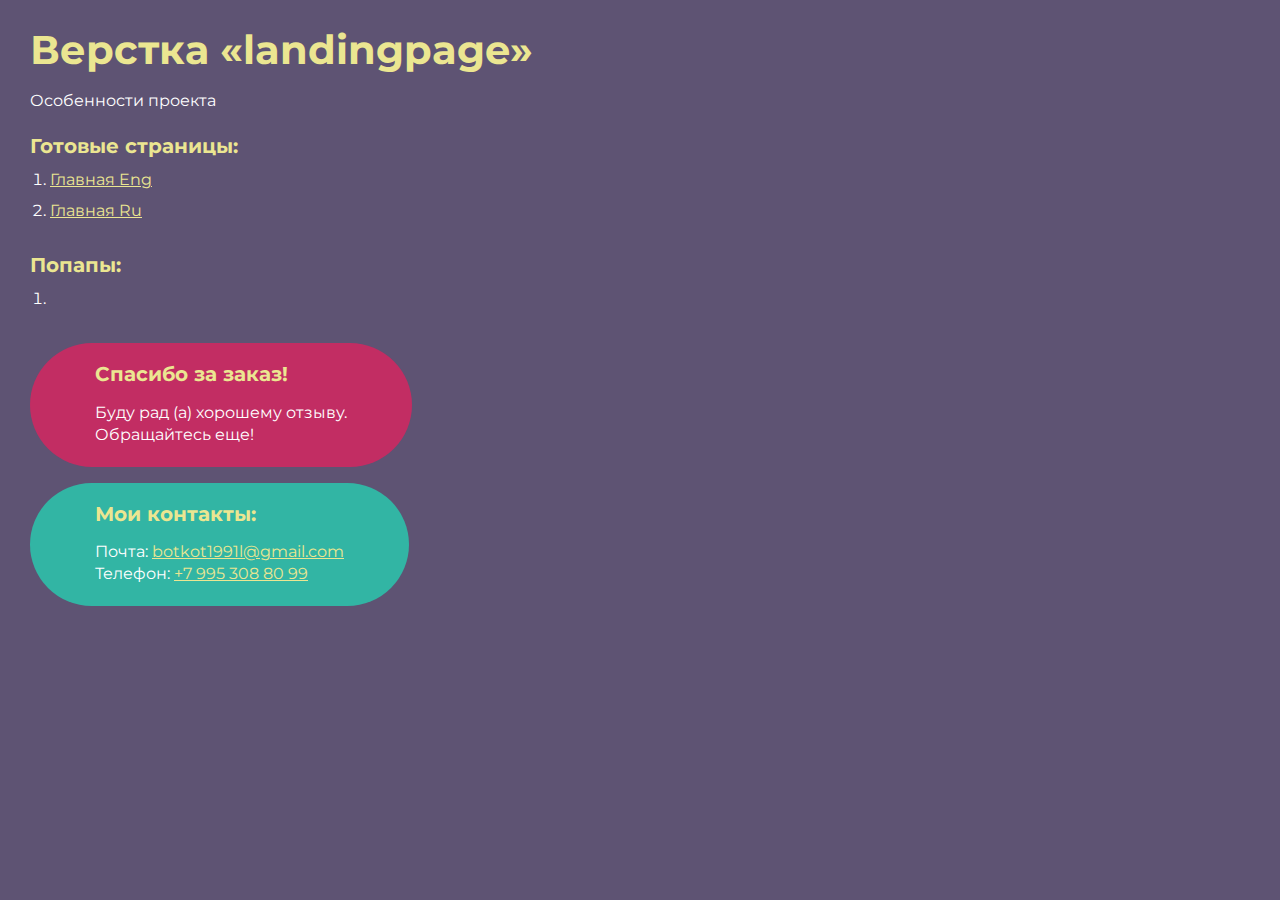
<file: index.html>
<!DOCTYPE html>
<html>

<head>
	<meta charset="UTF-8">
	<meta name="viewport" content="width=device-width, initial-scale=1.0">
	<title>Верстка «landingpage»</title>
</head>

<body>
	<div class="rootpage">
		<h1>Верстка «landingpage»</h1>
		<div class="rootpage__info">
			Особенности проекта
		</div>
		<h2>Готовые страницы:</h2>
		<ol class="rootpage__list">
			<li><a target="_blank" href="home.html">Главная Eng</a></li>
			<li><a target="_blank" href="ruhome.html">Главная Ru</a></li>
		</ol>
		<h2>Попапы:</h2>
		<ol class="rootpage__list">
			<li><a target="_blank" href="home.html#"></a></li>
		</ol>
		<div class="rootpage__tnx">
			<h2>Спасибо за заказ!</h2>
			<p>Буду рад (а) хорошему отзыву.</p>
			<p>Обращайтесь еще!</p>
		</div>
		<div class="rootpage__contacts">
			<h2>Мои контакты:</h2>
			<p>Почта: <a href="mailto:botkot1991l@gmail.com">botkot1991l@gmail.com</a></p>
			<p>Телефон: <a href="tel:+79953088099">+7 995 308 80 99</a></p>
		</div>
	</div>
</body>
<style>
	@charset "UTF-8";
	@import url("https://fonts.googleapis.com/css?family=Montserrat:regular,700&display=swap");

	*,
	*::before,
	*::after {
		padding: 0px;
		margin: 0px;
		border: 0px;
		box-sizing: border-box;
	}

	html,
	body {
		height: 100%;
		margin: 0;
		padding: 0;
		min-width: 320px;
		width: 100%;
		color: #fff;
		background-color: #5e5373;
	}

	body {
		font-family: Montserrat;
		font-size: 100%;
		line-height: 1;
		font-size: 1rem;
	}

	a {
		text-decoration: underline;
		color: #ebe691
	}

	a:visited {
		text-decoration: underline;
		color: #aaa768;
	}

	a:hover {
		text-decoration: none;
	}

	ul li {
		list-style: none;
	}

	img {
		vertical-align: top;
	}

	.wrapper {
		width: 100%;
		min-height: 100%;
		overflow: hidden;
	}

	.rootpage {
		padding: 30px;
		display: flex;
		flex-direction: column;
		align-items: flex-start;
	}

	@media (max-width: 767px) {
		.rootpage {
			padding: 30px 15px;
		}
	}

	h1 {
		color: #ebe691;
		font-size: 2.5rem;
		margin: 0px 0px 1.25rem 0px;
	}

	@media (max-width: 767px) {
		h1 {
			font-size: 1.85rem;
			margin: 0px 0px 1.25rem 0px;
		}
	}

	h2 {
		color: #ebe691;
		font-size: 1.25rem;
		margin: 0px 0px 1rem 0px;
	}

	@media (max-width: 767px) {
		h2 {
			font-size: 1.125rem;
			margin: 0px 0px 1rem 0px;
		}
	}

	.rootpage__info {
		line-height: 140%;
		margin: 0px 0px 1.5rem 0px;
	}

	.rootpage__list {
		margin: 0px 0px 2.25rem 1.25rem;
	}

	.rootpage__list li:not(:last-child) {
		margin: 0px 0px 15px 0px;
	}

	.rootpage__contacts,
	.rootpage__tnx {
		border-radius: 200px;
		padding: 20px 65px;
		line-height: 140%;
	}

	@media (max-width: 767px) {

		.rootpage__contacts,
		.rootpage__tnx {
			border-radius: 40px;
			padding: 20px;
		}
	}

	.rootpage__contacts {
		background: #32b5a4;

	}

	.rootpage__contacts a {
		color: #ebe691;
	}

	.rootpage__tnx {
		background: #c22d63;
		margin: 0px 0px 1rem 0px;
	}
</style>

</html>
</file>
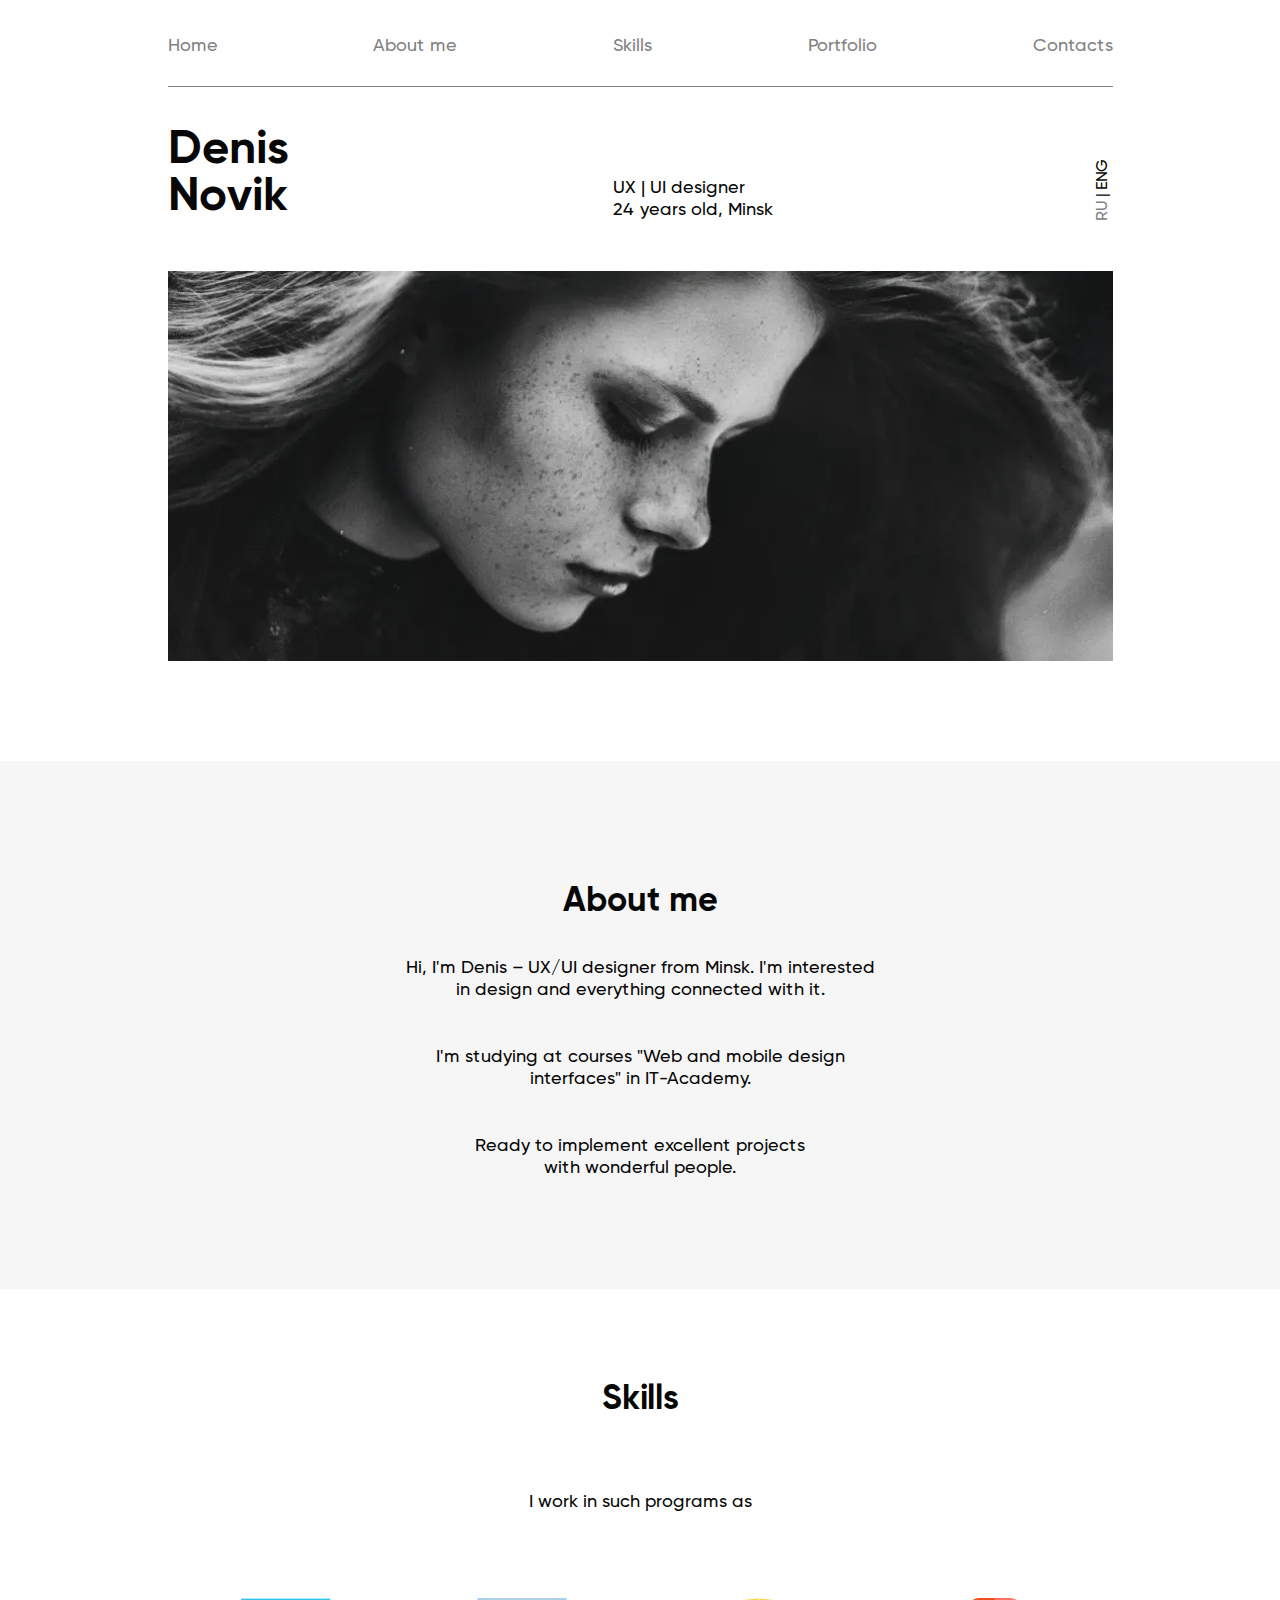
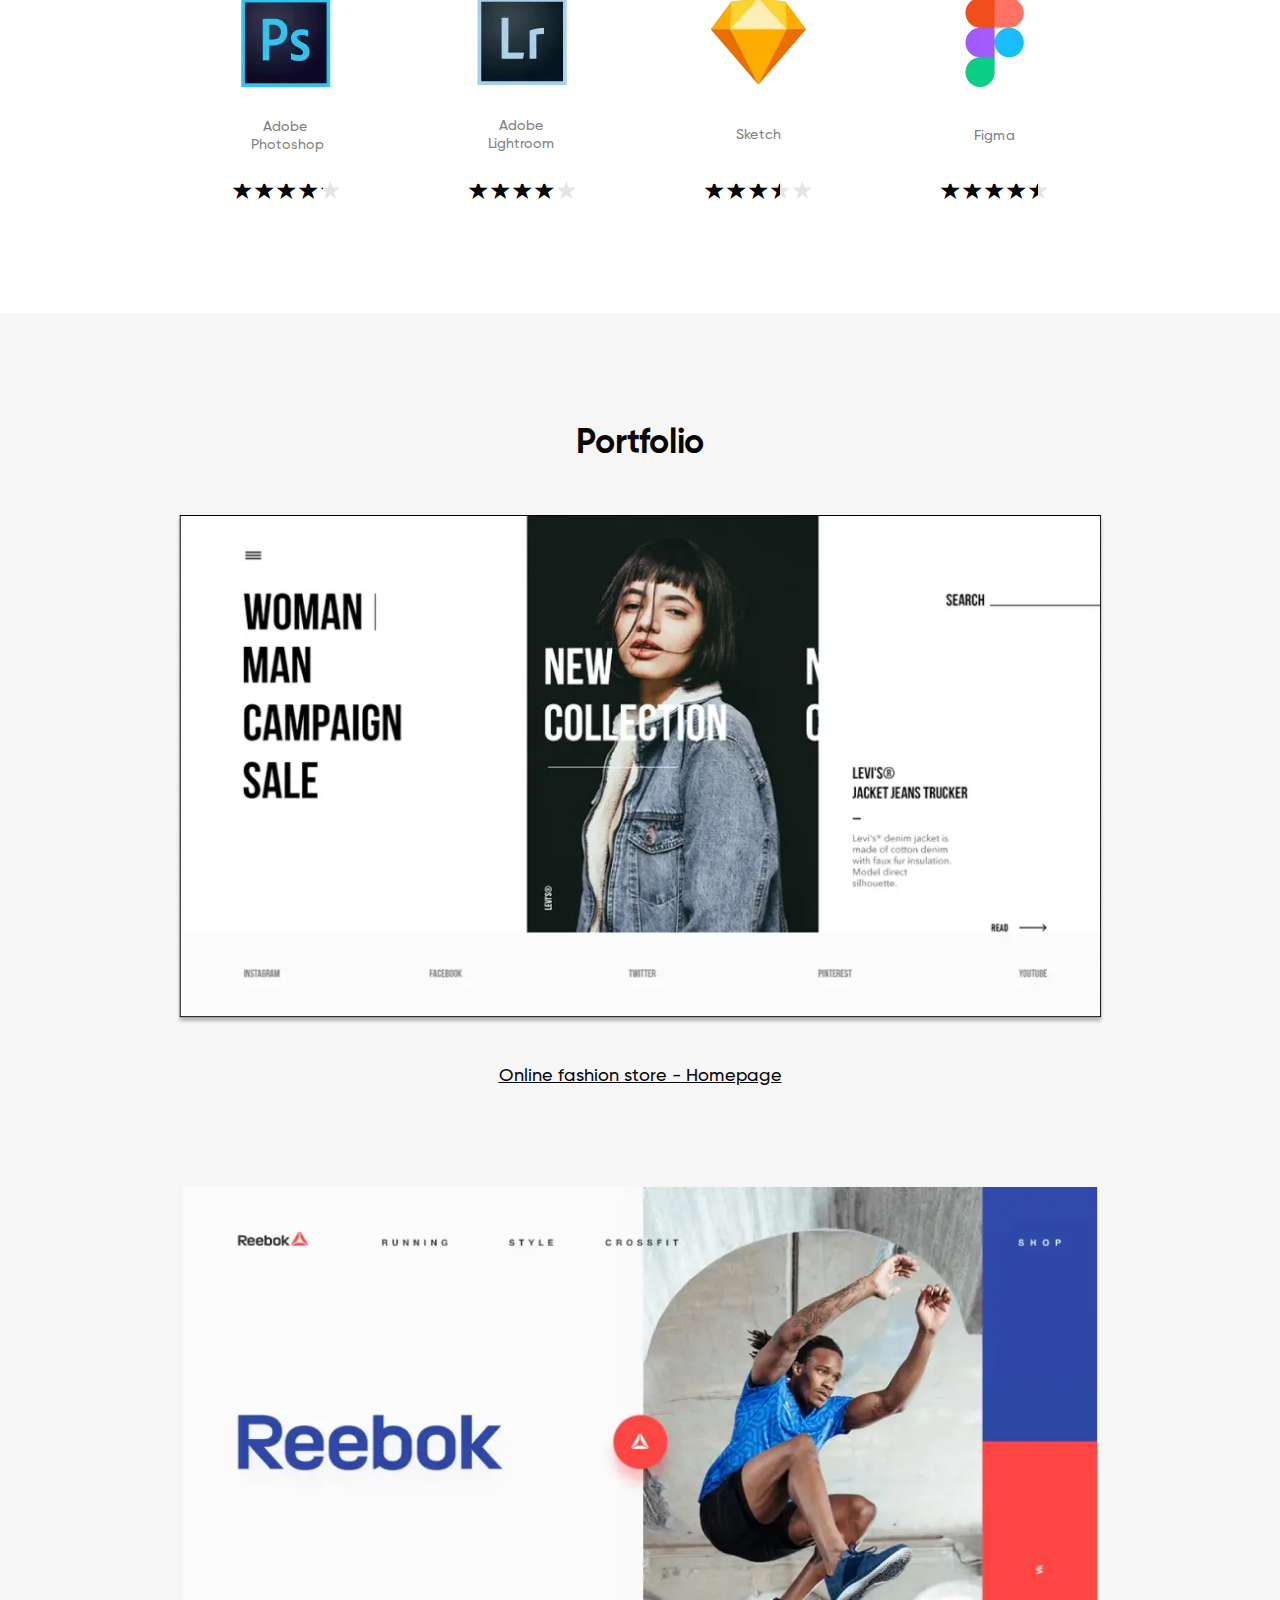
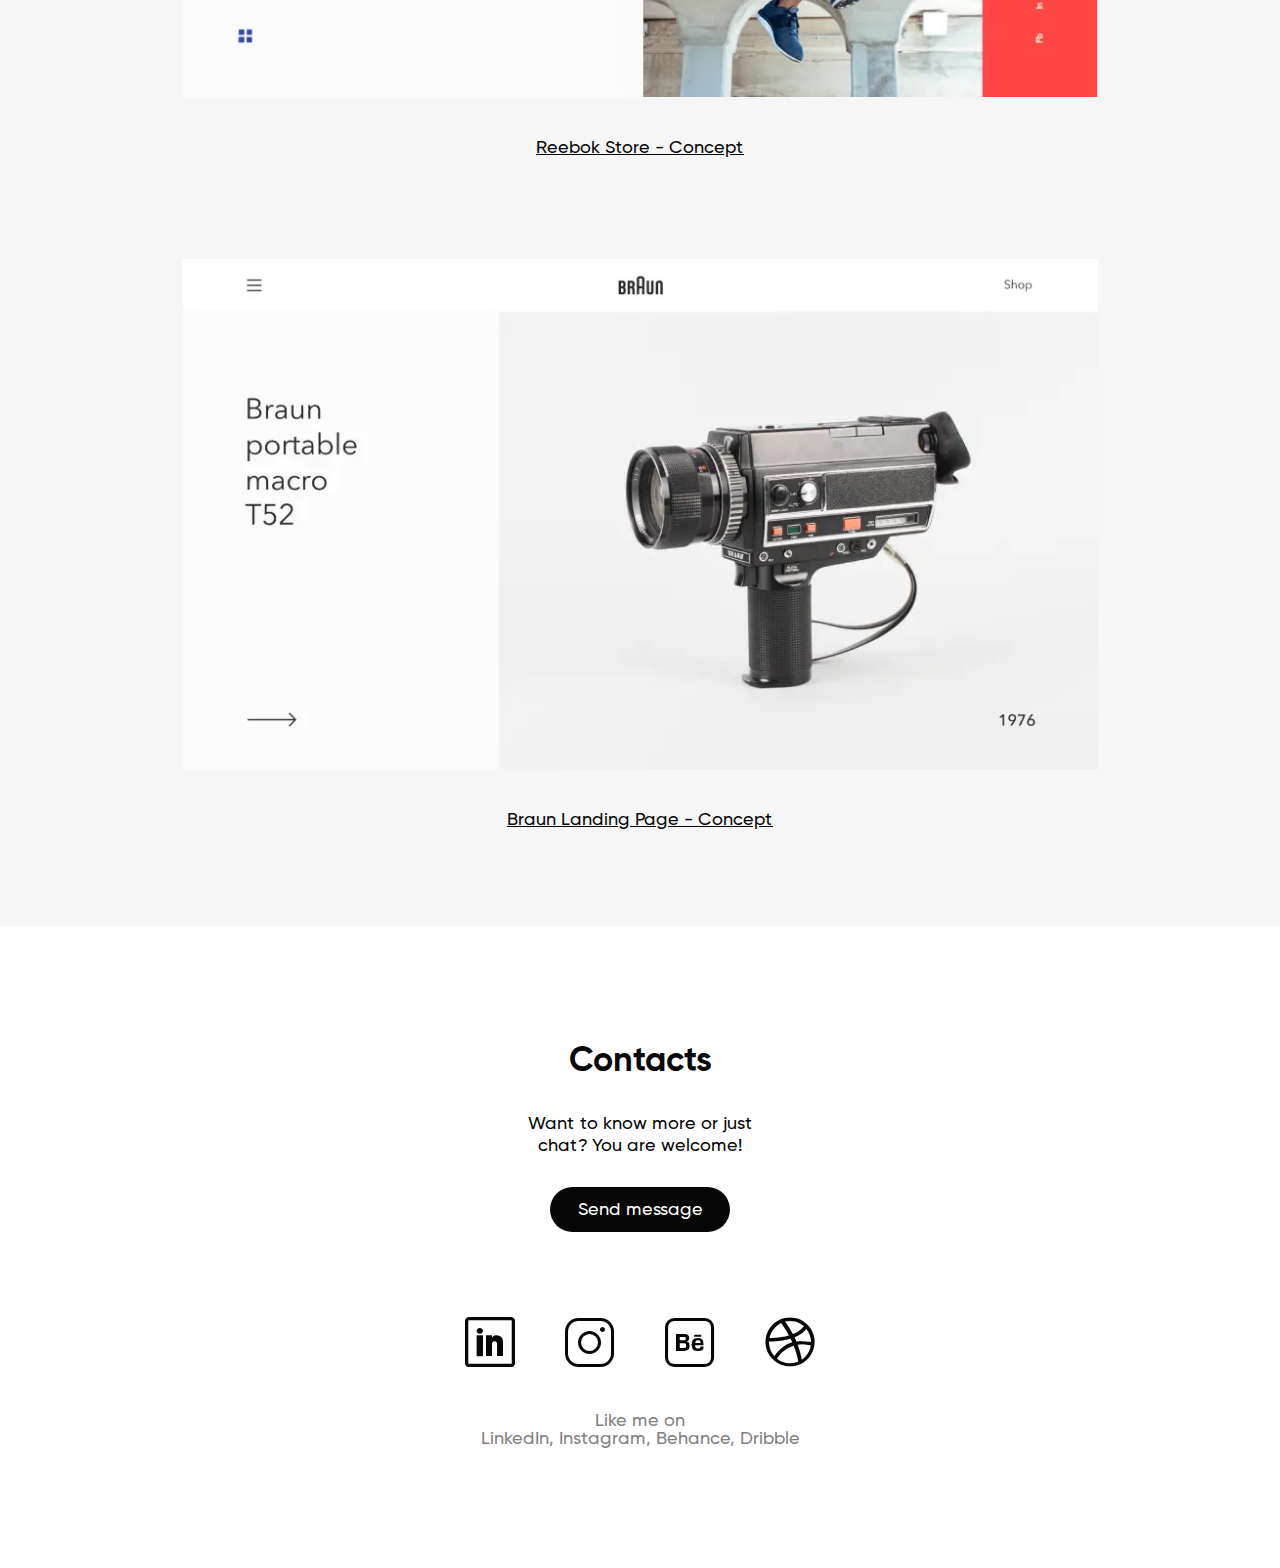
<file: home.html>
<!DOCTYPE html>
<html lang="ru">

<head>
	<title>Главная</title>
	<meta charset="UTF-8">
	<meta name="format-detection" content="telephone=no">
	<!-- <style>body{opacity: 0;}</style> -->
	<link rel="stylesheet" href="css/style.min.css?_v=20220417010224">
	<link rel="shortcut icon" href="favicon.ico">
	<!-- <meta name="robots" content="noindex, nofollow"> -->
	<meta name="viewport" content="width=device-width, initial-scale=1.0">
</head>

<body>
	<div class="wrapper">
		<header class="header">
			<div class="header__container">
				<div class="header__menu menu">
					<nav class="menu__body">
						<ul class="menu__list">
							<li class="menu__item">
								<a href="" class="menu__link menu__link_1">Home</a>
							</li>
							<li class="menu__item">
								<a href="" class="menu__link menu__link_2">About me</a>
							</li>
							<li class="menu__item">
								<a href="" class="menu__link menu__link_3">Skills</a>
							</li>
							<li class="menu__item">
								<a href="" class="menu__link menu__link_4">Portfolio</a>
							</li>
							<li class="menu__item">
								<a href="" class="menu__link menu__link_5">Contacts</a>
							</li>
						</ul>
					</nav>
					<button type="button" class="menu__icon icon-menu"><span></span></button>
				</div>
				<div class="header__row row">
					<div class="row__body">
						<h1 class="row__title">Denis Novik</h1>
						<p class="row__text">UX | UI designer <span>24 years old, Minsk</span></p>
						<div class="row__language language">
							<a href="./ruhome.html" class="language__ru">RU</a>
							<span>|</span>
							<span class="language__eng">ENG</span>
						</div>
					</div>
					<div class="row__image-ibg">
					</div>
				</div>
			</div>
		</header>
		<main class="page">
			<section class="page__about about">
				<div class="about__container">
					<div class="about__body">
						<h2 class="about__title title">About me</h2>
						<p class="about__text">Hi, I'm Denis – UX/UI designer from Minsk.
							I'm interested in design and everything connected with it.</p>
						<p class="about__text">I'm studying at courses "Web and mobile design
							interfaces" in IT-Academy.</p>
						<p class="about__text">Ready to implement excellent projects
							<span>with wonderful people.</span>
						</p>
					</div>
				</div>
			</section>
			<section class="page__skills skills">
				<div class="skills__container">
					<h2 class="skills__title title">Skills</h2>
					<p class="skills__subtitle">I work in such programs as</p>
					<div class="skills__item item-skills">
						<div class="item-skills__body">
							<div class="item-skills__skill">
								<div class="item-skills__icon">
									<picture>
										<source srcset="img/icons/01.webp" type="image/webp"><img src="img/icons/01.png" alt="">
									</picture>
								</div>
								<h4 class="item-skills__title">Adobe
									Photoshop</h4>
								<div class="item-skills__rating rating rating_set">
									<div class="rating__body">
										<div class="rating__active"></div>
										<div class="rating__items">
											<input type="radio" class="rating__item" value="1" name="rating">
											<input type="radio" class="rating__item" value="2" name="rating">
											<input type="radio" class="rating__item" value="3" name="rating">
											<input type="radio" class="rating__item" value="4" name="rating">
											<input type="radio" class="rating__item" value="5" name="rating">
										</div>
									</div>
									<div class="rating__value">4.2</div>
								</div>
							</div>
							<div class="item-skills__skill">
								<div class="item-skills__icon">
									<picture>
										<source srcset="img/icons/02.webp" type="image/webp"><img src="img/icons/02.png" alt="">
									</picture>
								</div>
								<h4 class="item-skills__title">Adobe
									Lightroom</h4>
								<div class="item-skills__rating rating rating_set">
									<div class="rating__body">
										<div class="rating__active"></div>
										<div class="rating__items">
											<input type="radio" class="rating__item" value="1" name="rating">
											<input type="radio" class="rating__item" value="2" name="rating">
											<input type="radio" class="rating__item" value="3" name="rating">
											<input type="radio" class="rating__item" value="4" name="rating">
											<input type="radio" class="rating__item" value="5" name="rating">
										</div>
									</div>
									<div class="rating__value">4</div>
								</div>
							</div>
							<div class="item-skills__skill">
								<div class="item-skills__icon">
									<picture>
										<source srcset="img/icons/03.webp" type="image/webp"><img src="img/icons/03.png" alt="">
									</picture>
								</div>
								<h4 class="item-skills__title">Sketch</h4>
								<div class="item-skills__rating rating rating_set">
									<div class="rating__body">
										<div class="rating__active"></div>
										<div class="rating__items">
											<input type="radio" class="rating__item" value="1" name="rating">
											<input type="radio" class="rating__item" value="2" name="rating">
											<input type="radio" class="rating__item" value="3" name="rating">
											<input type="radio" class="rating__item" value="4" name="rating">
											<input type="radio" class="rating__item" value="5" name="rating">
										</div>
									</div>
									<div class="rating__value">3.5</div>
								</div>
							</div>
							<div class="item-skills__skill">
								<div class="item-skills__icon">
									<picture>
										<source srcset="img/icons/04.webp" type="image/webp"><img src="img/icons/04.png" alt="">
									</picture>
								</div>
								<h4 class="item-skills__title">Figma</h4>
								<div class="item-skills__rating rating rating_set">
									<div class="rating__body">
										<div class="rating__active"></div>
										<div class="rating__items">
											<input type="radio" class="rating__item" value="1" name="rating">
											<input type="radio" class="rating__item" value="2" name="rating">
											<input type="radio" class="rating__item" value="3" name="rating">
											<input type="radio" class="rating__item" value="4" name="rating">
											<input type="radio" class="rating__item" value="5" name="rating">
										</div>
									</div>
									<div class="rating__value">4.5</div>
								</div>
							</div>
						</div>
					</div>
				</div>
			</section>
			<section class="page__portfolio portfolio">
				<div class="portfolio__container">
					<div class="portfolio__title title">Portfolio</div>
					<div class="portfolio__body">
						<div class="portfolio__column">
							<div class="portfolio__image-ibg_contain">
								<picture>
									<source srcset="img/portfolio/01.webp" type="image/webp"><img src="img/portfolio/01.png"
										alt="">
								</picture>
							</div>
							<div class="portfolio__text">Online fashion store - Homepage</div>
						</div>
						<div class="portfolio__column">
							<div class="portfolio__image-ibg_contain">
								<picture>
									<source srcset="img/portfolio/02.webp" type="image/webp"><img src="img/portfolio/02.png"
										alt="">
								</picture>
							</div>
							<div class="portfolio__text">Reebok Store - Concept</div>
						</div>
						<div class="portfolio__column">
							<div class="portfolio__image-ibg_contain">
								<picture>
									<source srcset="img/portfolio/03.webp" type="image/webp"><img src="img/portfolio/03.png"
										alt="">
								</picture>
							</div>
							<div class="portfolio__text">Braun Landing Page - Concept</div>
						</div>
					</div>
				</div>
			</section>
		</main>
		<footer class="footer">
			<div class="footer__container">
				<div class="footer__body">
					<div class="footer__title title">Contacts</div>
					<div class="footer__text">Want to know more or just chat?
						You are welcome!</div>
					<button type="submit" class="footer__button button">Send message</button>
				</div>
				<div class="footer__links links">
					<div class="links__body">
						<a href="" class="links__link _icon-linkedin"></a>
						<a href="" class="links__link _icon-instagram"></a>
						<a href="" class="links__link _icon-behance"></a>
						<a href="" class="links__link _icon-dribble"></a>
					</div>
				</div>
				<div class="links__text">Like me on <p>LinkedIn, Instagram, Behance, Dribble</p>
				</div>
			</div>
		</footer>
	</div>
	<!-- <div id="popup" aria-hidden="true" class="popup">
	<div class="popup__wrapper">
		<div class="popup__content">
			<button data-close type="button" class="popup__close">Закрыть</button>
			<div class="popup__text">
				Text
			</div>
		</div>
	</div>
</div> -->
	<script src="js/app.min.js?_v=20220417010224"></script>
</body>

</html>
</file>
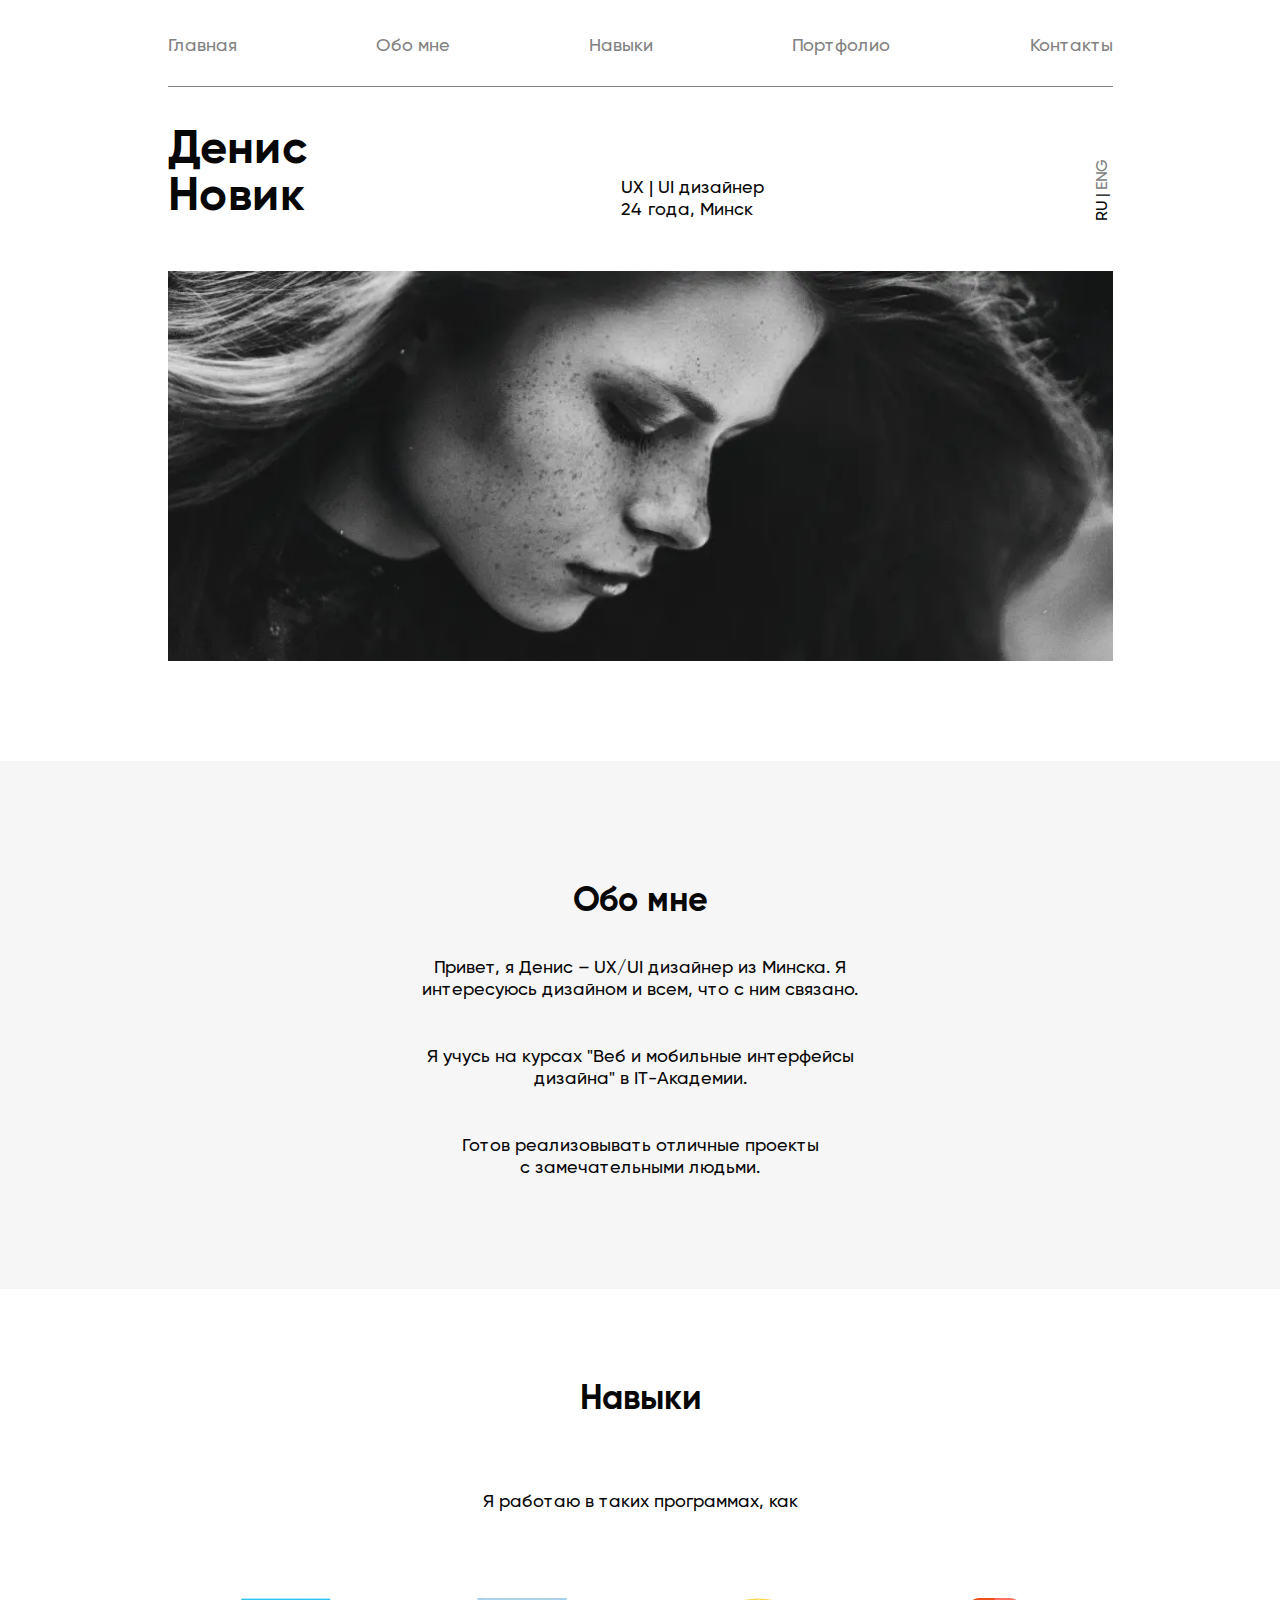
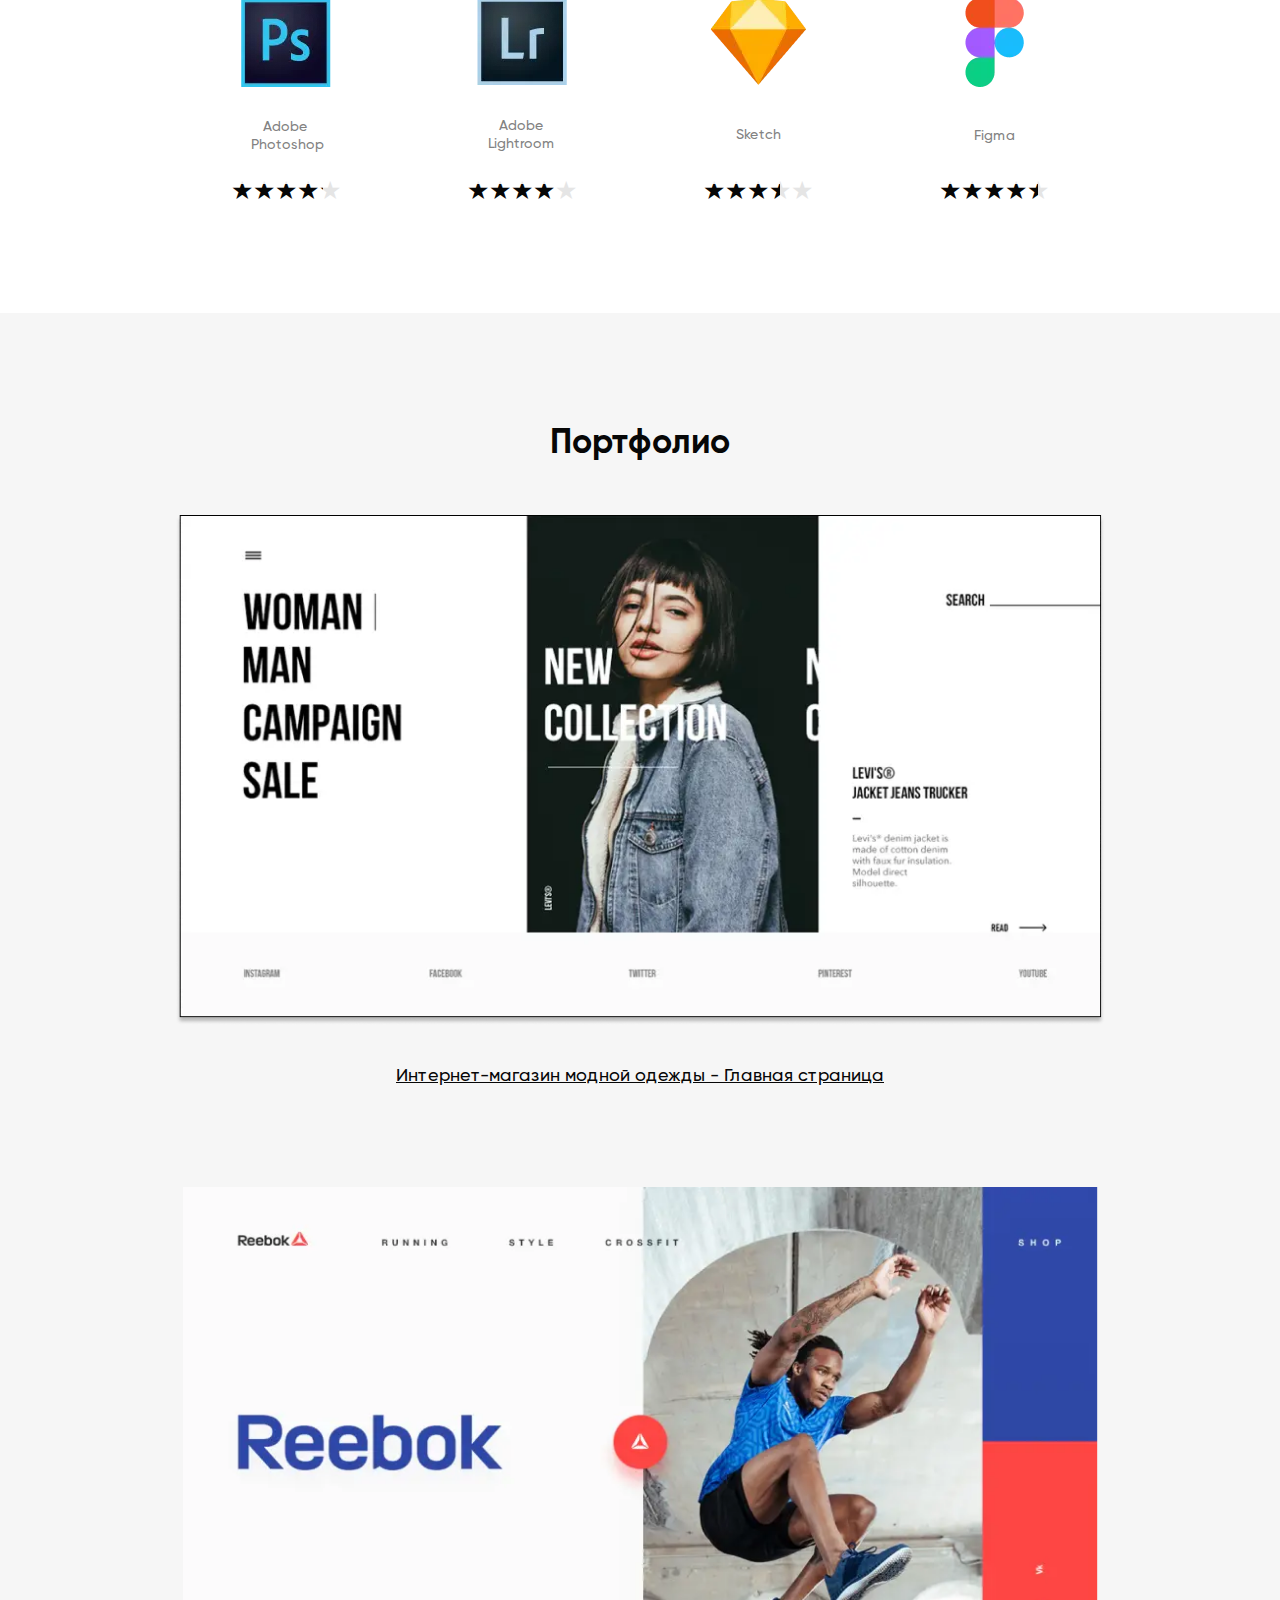
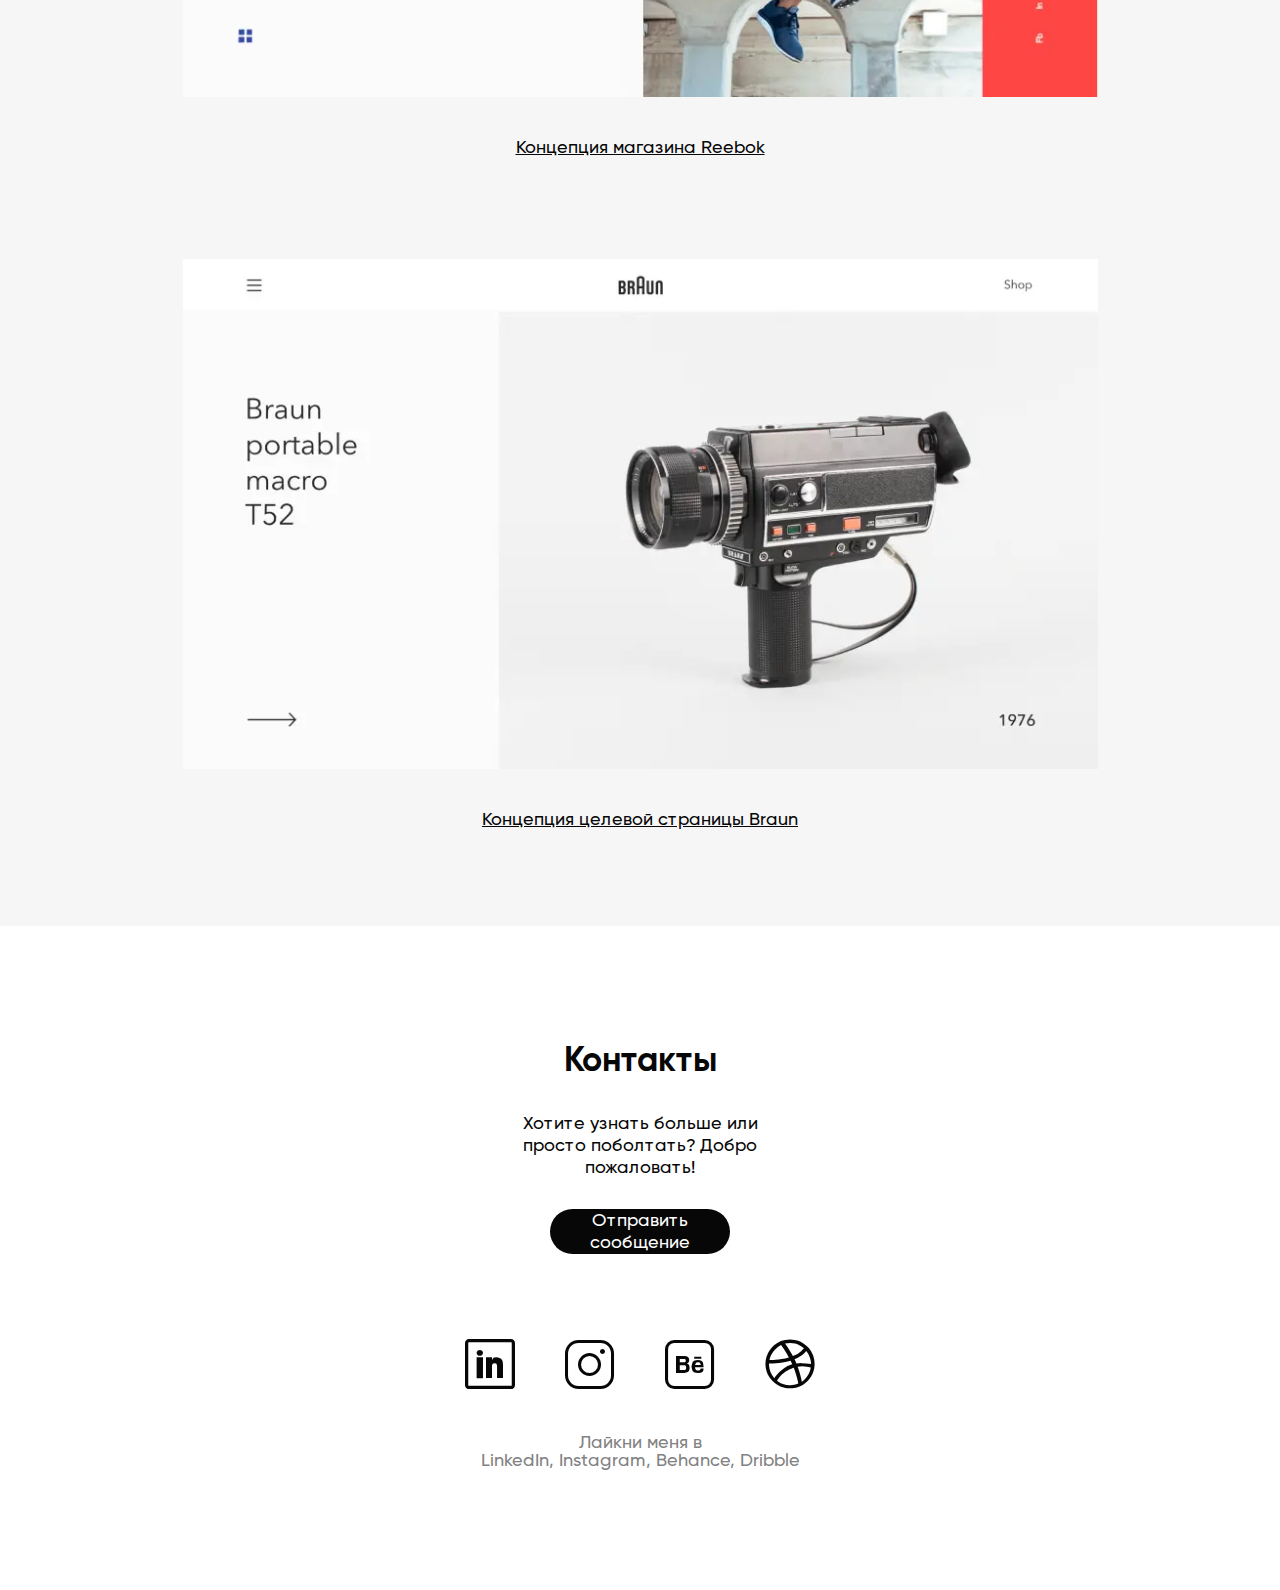
<file: ruhome.html>
<!DOCTYPE html>
<html lang="ru">

<head>
	<title>Главная</title>
	<meta charset="UTF-8">
	<meta name="format-detection" content="telephone=no">
	<!-- <style>body{opacity: 0;}</style> -->
	<link rel="stylesheet" href="css/style.min.css?_v=20220417010224">
	<link rel="shortcut icon" href="favicon.ico">
	<!-- <meta name="robots" content="noindex, nofollow"> -->
	<meta name="viewport" content="width=device-width, initial-scale=1.0">
</head>

<body>
	<div class="wrapper">
		<header class="header">
			<div class="header__container">
				<div class="header__menu menu">
					<nav class="menu__body">
						<ul class="menu__list">
							<li class="menu__item">
								<a href="" class="menu__link menu__link_1">Главная</a>
							</li>
							<li class="menu__item">
								<a href="" class="menu__link menu__link_2">Обо мне</a>
							</li>
							<li class="menu__item">
								<a href="" class="menu__link menu__link_3">Навыки</a>
							</li>
							<li class="menu__item">
								<a href="" class="menu__link menu__link_4">Портфолио</a>
							</li>
							<li class="menu__item">
								<a href="" class="menu__link menu__link_5">Контакты</a>
							</li>
						</ul>
					</nav>
					<button type="button" class="menu__icon icon-menu"><span></span></button>
				</div>
				<div class="header__row row">
					<div class="row__body">
						<h1 class="row__title">Денис Новик</h1>
						<p class="row__text">UX | UI дизайнер <span>24 года, Минск</span></p>
						<div class="row__language language">
							<span class="language__eng">RU</span>
							<span>|</span>
							<a href="./home.html" class="language__ru">ENG</a>
						</div>
					</div>
					<div class="row__image-ibg">
					</div>
				</div>
			</div>
		</header>
		<main class="page">
			<section class="page__about about">
				<div class="about__container">
					<div class="about__body">
						<h2 class="about__title title">Обо мне</h2>
						<p class="about__text">Привет, я Денис – UX/UI дизайнер из Минска.
							Я интересуюсь дизайном и всем, что с ним связано.</p>
						<p class="about__text">Я учусь на курсах "Веб и мобильные
							интерфейсы дизайна" в IT-Академии.</p>
						<p class="about__text">Готов реализовывать отличные проекты
							<span>с замечательными людьми.</span>
						</p>
					</div>
				</div>
			</section>
			<section class="page__skills skills">
				<div class="skills__container">
					<h2 class="skills__title title">Навыки</h2>
					<p class="skills__subtitle">Я работаю в таких программах, как</p>
					<div class="skills__item item-skills">
						<div class="item-skills__body">
							<div class="item-skills__skill">
								<div class="item-skills__icon">
									<picture>
										<source srcset="img/icons/01.webp" type="image/webp"><img src="img/icons/01.png" alt="">
									</picture>
								</div>
								<h4 class="item-skills__title">Adobe
									Photoshop</h4>
								<div class="item-skills__rating rating rating_set">
									<div class="rating__body">
										<div class="rating__active"></div>
										<div class="rating__items">
											<input type="radio" class="rating__item" value="1" name="rating">
											<input type="radio" class="rating__item" value="2" name="rating">
											<input type="radio" class="rating__item" value="3" name="rating">
											<input type="radio" class="rating__item" value="4" name="rating">
											<input type="radio" class="rating__item" value="5" name="rating">
										</div>
									</div>
									<div class="rating__value">4.2</div>
								</div>
							</div>
							<div class="item-skills__skill">
								<div class="item-skills__icon">
									<picture>
										<source srcset="img/icons/02.webp" type="image/webp"><img src="img/icons/02.png" alt="">
									</picture>
								</div>
								<h4 class="item-skills__title">Adobe
									Lightroom</h4>
								<div class="item-skills__rating rating rating_set">
									<div class="rating__body">
										<div class="rating__active"></div>
										<div class="rating__items">
											<input type="radio" class="rating__item" value="1" name="rating">
											<input type="radio" class="rating__item" value="2" name="rating">
											<input type="radio" class="rating__item" value="3" name="rating">
											<input type="radio" class="rating__item" value="4" name="rating">
											<input type="radio" class="rating__item" value="5" name="rating">
										</div>
									</div>
									<div class="rating__value">4</div>
								</div>
							</div>
							<div class="item-skills__skill">
								<div class="item-skills__icon">
									<picture>
										<source srcset="img/icons/03.webp" type="image/webp"><img src="img/icons/03.png" alt="">
									</picture>
								</div>
								<h4 class="item-skills__title">Sketch</h4>
								<div class="item-skills__rating rating rating_set">
									<div class="rating__body">
										<div class="rating__active"></div>
										<div class="rating__items">
											<input type="radio" class="rating__item" value="1" name="rating">
											<input type="radio" class="rating__item" value="2" name="rating">
											<input type="radio" class="rating__item" value="3" name="rating">
											<input type="radio" class="rating__item" value="4" name="rating">
											<input type="radio" class="rating__item" value="5" name="rating">
										</div>
									</div>
									<div class="rating__value">3.5</div>
								</div>
							</div>
							<div class="item-skills__skill">
								<div class="item-skills__icon">
									<picture>
										<source srcset="img/icons/04.webp" type="image/webp"><img src="img/icons/04.png" alt="">
									</picture>
								</div>
								<h4 class="item-skills__title">Figma</h4>
								<div class="item-skills__rating rating rating_set">
									<div class="rating__body">
										<div class="rating__active"></div>
										<div class="rating__items">
											<input type="radio" class="rating__item" value="1" name="rating">
											<input type="radio" class="rating__item" value="2" name="rating">
											<input type="radio" class="rating__item" value="3" name="rating">
											<input type="radio" class="rating__item" value="4" name="rating">
											<input type="radio" class="rating__item" value="5" name="rating">
										</div>
									</div>
									<div class="rating__value">4.5</div>
								</div>
							</div>
						</div>
					</div>
				</div>
			</section>
			<section class="page__portfolio portfolio">
				<div class="portfolio__container">
					<div class="portfolio__title title">Портфолио</div>
					<div class="portfolio__body">
						<div class="portfolio__column">
							<div class="portfolio__image-ibg_contain">
								<picture>
									<source srcset="img/portfolio/01.webp" type="image/webp"><img src="img/portfolio/01.png"
										alt="">
								</picture>
							</div>
							<div class="portfolio__text">Интернет-магазин модной одежды - Главная страница</div>
						</div>
						<div class="portfolio__column">
							<div class="portfolio__image-ibg_contain">
								<picture>
									<source srcset="img/portfolio/02.webp" type="image/webp"><img src="img/portfolio/02.png"
										alt="">
								</picture>
							</div>
							<div class="portfolio__text">Концепция магазина Reebok</div>
						</div>
						<div class="portfolio__column">
							<div class="portfolio__image-ibg_contain">
								<picture>
									<source srcset="img/portfolio/03.webp" type="image/webp"><img src="img/portfolio/03.png"
										alt="">
								</picture>
							</div>
							<div class="portfolio__text">Концепция целевой страницы Braun</div>
						</div>
					</div>
				</div>
			</section>
		</main>
		<footer class="footer">
			<div class="footer__container">
				<div class="footer__body">
					<div class="footer__title title">Контакты</div>
					<div class="footer__text">Хотите узнать больше или просто поболтать?
						Добро пожаловать!</div>
					<button type="submit" class="footer__button button">Отправить сообщение</button>
				</div>
				<div class="footer__links links">
					<div class="links__body">
						<a href="" class="links__link _icon-linkedin"></a>
						<a href="" class="links__link _icon-instagram"></a>
						<a href="" class="links__link _icon-behance"></a>
						<a href="" class="links__link _icon-dribble"></a>
					</div>
				</div>
				<div class="links__text">Лайкни меня в <p>LinkedIn, Instagram, Behance, Dribble</p>
				</div>
			</div>
		</footer>
	</div>
	<!-- <div id="popup" aria-hidden="true" class="popup">
	<div class="popup__wrapper">
		<div class="popup__content">
			<button data-close type="button" class="popup__close">Закрыть</button>
			<div class="popup__text">
				Text
			</div>
		</div>
	</div>
</div> -->
	<script src="js/app.min.js?_v=20220417010224"></script>
</body>

</html>
</file>
<file: css/style.min.css>
@charset "UTF-8";@font-face{font-family:Gilroy;font-display:swap;src:url(../fonts/Gilroy-Bold.woff2) format("woff2"),url(../fonts/Gilroy-Bold.woff) format("woff");font-weight:700;font-style:normal}@font-face{font-family:Gilroy;font-display:swap;src:url(../fonts/Gilroy-Medium.woff2) format("woff2"),url(../fonts/Gilroy-Medium.woff) format("woff");font-weight:500;font-style:normal}@font-face{font-family:icons;font-display:swap;src:url(../fonts/icons.woff2) format("woff2"),url(../fonts/icons.woff) format("woff");font-weight:400;font-style:normal}[class*=_icon-]:before{font-family:icons;font-style:normal;font-weight:400;font-variant:normal;text-transform:none;line-height:1;-webkit-font-smoothing:antialiased;-moz-osx-font-smoothing:grayscale}[class*=_icon-]:before{display:block}._icon-dribble:before{content:"\e900"}._icon-instagram:before{content:"\e901"}._icon-linkedin:before{content:"\e902"}._icon-behance:before{content:"\e903"}*{padding:0;margin:0;border:0}*,:after,:before{-webkit-box-sizing:border-box;box-sizing:border-box}body,html{height:100%;min-width:320px}body{color:#070707;line-height:1;font-family:Gilroy,Helvetica;font-size:1.125rem;-ms-text-size-adjust:100%;-moz-text-size-adjust:100%;-webkit-text-size-adjust:100%;-webkit-font-smoothing:antialiased;-moz-osx-font-smoothing:grayscale}button,input,textarea{font-family:Gilroy,Helvetica;font-size:inherit}button{cursor:pointer;color:inherit;background-color:inherit}a{color:inherit}a:link,a:visited{text-decoration:none}a:hover{text-decoration:none}ul li{list-style:none}img{vertical-align:top}h1,h2,h3,h4,h5,h6{font-weight:inherit;font-size:inherit}body{color:#070707}.lock body{overflow:hidden;-ms-touch-action:none;touch-action:none}.wrapper{min-height:100%;display:-webkit-box;display:-ms-flexbox;display:flex;-webkit-box-orient:vertical;-webkit-box-direction:normal;-ms-flex-direction:column;flex-direction:column;overflow:hidden}.wrapper>main{-webkit-box-flex:1;-ms-flex:1 1 auto;flex:1 1 auto}.wrapper>*{min-width:0}[class*=__container]{max-width:59.0625rem;-webkit-box-sizing:content-box;box-sizing:content-box;margin:0 auto;padding:0 .9375rem}.rating{display:-webkit-box;display:-ms-flexbox;display:flex;-webkit-box-align:end;-ms-flex-align:end;align-items:flex-end;font-size:25px;line-height:.75;-webkit-transition:opacity .3s ease 0s;-o-transition:opacity .3s ease 0s;transition:opacity .3s ease 0s}.rating.rating_sending{opacity:.2}.rating.rating_set .rating__active,.rating.rating_set .rating__item{cursor:pointer}.rating__body{position:relative}.rating__body::before{content:"★★★★★";display:block;color:#e5e5e5}.rating__active{position:absolute;width:0%;height:100%;top:0;left:0;overflow:hidden}.rating__active::before{content:"★★★★★";position:absolute;width:100%;height:100%;top:0;left:0;color:#070707}.rating__items{display:-webkit-box;display:-ms-flexbox;display:flex;position:absolute;width:100%;height:100%;top:0;left:0}.rating__item{-webkit-box-flex:0;-ms-flex:0 0 20%;flex:0 0 20%;height:100%;opacity:0}.rating__value{font-size:50%;line-height:1;padding:0 0 0 10px;display:none}[class*=-ibg]{position:relative}[class*=-ibg] img{position:absolute;width:100%;height:100%;top:0;left:0;-o-object-fit:cover;object-fit:cover}[class*=-ibg_contain] img{-o-object-fit:contain;object-fit:contain}@supports (padding-top:clamp(1.875rem ,1.7223282443rem + 0.7633587786vw ,2.1875rem)){.header__menu{padding-top:clamp(1.875rem ,1.7223282443rem + .7633587786vw ,2.1875rem)}}@supports not (padding-top:clamp(1.875rem ,1.7223282443rem + 0.7633587786vw ,2.1875rem)){.header__menu{padding-top:calc(1.875rem + .3125 * (100vw - 20rem)/ 40.9375)}}@supports (padding-top:clamp(1.875rem ,1.5696564885rem + 1.5267175573vw ,2.5rem)){.header__row{padding-top:clamp(1.875rem ,1.5696564885rem + 1.5267175573vw ,2.5rem)}}@supports not (padding-top:clamp(1.875rem ,1.5696564885rem + 1.5267175573vw ,2.5rem)){.header__row{padding-top:calc(1.875rem + .625 * (100vw - 20rem)/ 40.9375)}}.menu__body{left:-100%}.menu__list{font-size:2.125rem;line-height:1.2352941176;position:relative}@supports (padding-top:clamp(1.25rem ,1.0973282443rem + 0.7633587786vw ,1.5625rem)){.menu__list{padding-top:clamp(1.25rem ,1.0973282443rem + .7633587786vw ,1.5625rem)}}@supports not (padding-top:clamp(1.25rem ,1.0973282443rem + 0.7633587786vw ,1.5625rem)){.menu__list{padding-top:calc(1.25rem + .3125 * (100vw - 20rem)/ 40.9375)}}@supports (padding-left:clamp(1.5625rem ,1.4098282443rem + 0.7633587786vw ,1.875rem)){.menu__list{padding-left:clamp(1.5625rem ,1.4098282443rem + .7633587786vw ,1.875rem)}}@supports not (padding-left:clamp(1.5625rem ,1.4098282443rem + 0.7633587786vw ,1.875rem)){.menu__list{padding-left:calc(1.5625rem + .3125 * (100vw - 20rem)/ 40.9375)}}.menu__list::after{position:absolute;content:"";height:.0625rem;background-color:#828282;width:100%;bottom:0}.menu__link{color:#828282;line-height:1.2222222222;-webkit-transition:all .3s ease 0s;-o-transition:all .3s ease 0s;transition:all .3s ease 0s}.row__body{display:-webkit-box;display:-ms-flexbox;display:flex;-webkit-box-pack:justify;-ms-flex-pack:justify;justify-content:space-between;-webkit-box-align:end;-ms-flex-align:end;align-items:flex-end}.row__title{font-size:2.9375rem;max-width:7.8125rem;font-weight:700}.row__text{line-height:1.2222222222}.row__text span{display:block}.row__language{font-size:1rem;line-height:1.25}.menu-open .row__language{z-index:4}.no-webp .row__image-ibg{background:url(../img/mainblock/01.jpg) 50% 0 no-repeat}.row__image-ibg{padding-top:30rem}@supports (margin-bottom:clamp(5rem ,4.3893129771rem + 3.0534351145vw ,6.25rem)){.row__image-ibg{margin-bottom:clamp(5rem ,4.3893129771rem + 3.0534351145vw ,6.25rem)}}@supports not (margin-bottom:clamp(5rem ,4.3893129771rem + 3.0534351145vw ,6.25rem)){.row__image-ibg{margin-bottom:calc(5rem + 1.25 * (100vw - 20rem)/ 40.9375)}}.language{-webkit-writing-mode:vertical-lr;-ms-writing-mode:tb-lr;writing-mode:vertical-lr}.language__ru{color:#828282}.icon-menu{display:none}@supports (padding-top:clamp(3.125rem ,1.1402671756rem + 9.9236641221vw ,7.1875rem)){.footer{padding-top:clamp(3.125rem ,1.1402671756rem + 9.9236641221vw ,7.1875rem)}}@supports not (padding-top:clamp(3.125rem ,1.1402671756rem + 9.9236641221vw ,7.1875rem)){.footer{padding-top:calc(3.125rem + 4.0625 * (100vw - 20rem)/ 40.9375)}}@supports (padding-bottom:clamp(3.75rem ,1.9179389313rem + 9.1603053435vw ,7.5rem)){.footer{padding-bottom:clamp(3.75rem ,1.9179389313rem + 9.1603053435vw ,7.5rem)}}@supports not (padding-bottom:clamp(3.75rem ,1.9179389313rem + 9.1603053435vw ,7.5rem)){.footer{padding-bottom:calc(3.75rem + 3.75 * (100vw - 20rem)/ 40.9375)}}.footer__body{display:-webkit-box;display:-ms-flexbox;display:flex;-webkit-box-orient:vertical;-webkit-box-direction:normal;-ms-flex-direction:column;flex-direction:column}@supports (gap:clamp(1.25rem ,0.9446564885rem + 1.5267175573vw ,1.875rem)){.footer__body{gap:clamp(1.25rem ,.9446564885rem + 1.5267175573vw ,1.875rem)}}@supports not (gap:clamp(1.25rem ,0.9446564885rem + 1.5267175573vw ,1.875rem)){.footer__body{gap:calc(1.25rem + .625 * (100vw - 20rem)/ 40.9375)}}.footer__title{text-align:center}.footer__text{line-height:1.2222222222;max-width:17.1875rem;text-align:center;margin:0 auto}.footer__button{margin:0 auto;width:11.25rem;height:2.8125rem;border-radius:3.125rem;color:#fff;background-color:#070707;-webkit-transition:-webkit-box-shadow .3s ease 0s;transition:-webkit-box-shadow .3s ease 0s;-o-transition:box-shadow .3s ease 0s;transition:box-shadow .3s ease 0s;transition:box-shadow .3s ease 0s,-webkit-box-shadow .3s ease 0s;line-height:1.2222222222}@supports (padding-top:clamp(2.5rem ,1.1259541985rem + 6.8702290076vw ,5.3125rem)){.footer__links{padding-top:clamp(2.5rem ,1.1259541985rem + 6.8702290076vw ,5.3125rem)}}@supports not (padding-top:clamp(2.5rem ,1.1259541985rem + 6.8702290076vw ,5.3125rem)){.footer__links{padding-top:calc(2.5rem + 2.8125 * (100vw - 20rem)/ 40.9375)}}.links__body{display:-webkit-box;display:-ms-flexbox;display:flex;-webkit-box-pack:justify;-ms-flex-pack:justify;justify-content:space-between;margin:0 auto;font-size:3.125rem;max-width:21.875rem}@supports (font-size:clamp(2.5rem ,2.1946564885rem + 1.5267175573vw ,3.125rem)){.links__body{font-size:clamp(2.5rem ,2.1946564885rem + 1.5267175573vw ,3.125rem)}}@supports not (font-size:clamp(2.5rem ,2.1946564885rem + 1.5267175573vw ,3.125rem)){.links__body{font-size:calc(2.5rem + .625 * (100vw - 20rem)/ 40.9375)}}.links__link{-webkit-transition:color .3s ease 0s;-o-transition:color .3s ease 0s;transition:color .3s ease 0s}.links__text{text-align:center;color:#828282}@supports (padding-top:clamp(1.25rem ,0.4866412214rem + 3.8167938931vw ,2.8125rem)){.links__text{padding-top:clamp(1.25rem ,.4866412214rem + 3.8167938931vw ,2.8125rem)}}@supports not (padding-top:clamp(1.25rem ,0.4866412214rem + 3.8167938931vw ,2.8125rem)){.links__text{padding-top:calc(1.25rem + 1.5625 * (100vw - 20rem)/ 40.9375)}}.page__about{background-color:#f6f6f6;color:#070707}@supports (padding-top:clamp(3.125rem ,0.9875954198rem + 10.6870229008vw ,7.5rem)){.page__about{padding-top:clamp(3.125rem ,.9875954198rem + 10.6870229008vw ,7.5rem)}}@supports not (padding-top:clamp(3.125rem ,0.9875954198rem + 10.6870229008vw ,7.5rem)){.page__about{padding-top:calc(3.125rem + 4.375 * (100vw - 20rem)/ 40.9375)}}@supports (padding-bottom:clamp(3.125rem ,1.2929389313rem + 9.1603053435vw ,6.875rem)){.page__about{padding-bottom:clamp(3.125rem ,1.2929389313rem + 9.1603053435vw ,6.875rem)}}@supports not (padding-bottom:clamp(3.125rem ,1.2929389313rem + 9.1603053435vw ,6.875rem)){.page__about{padding-bottom:calc(3.125rem + 3.75 * (100vw - 20rem)/ 40.9375)}}@supports (padding-top:clamp(3.125rem ,1.9036259542rem + 6.106870229vw ,5.625rem)){.page__skills{padding-top:clamp(3.125rem ,1.9036259542rem + 6.106870229vw ,5.625rem)}}@supports not (padding-top:clamp(3.125rem ,1.9036259542rem + 6.106870229vw ,5.625rem)){.page__skills{padding-top:calc(3.125rem + 2.5 * (100vw - 20rem)/ 40.9375)}}@supports (padding-bottom:clamp(3.75rem ,2.2232824427rem + 7.6335877863vw ,6.875rem)){.page__skills{padding-bottom:clamp(3.75rem ,2.2232824427rem + 7.6335877863vw ,6.875rem)}}@supports not (padding-bottom:clamp(3.75rem ,2.2232824427rem + 7.6335877863vw ,6.875rem)){.page__skills{padding-bottom:calc(3.75rem + 3.125 * (100vw - 20rem)/ 40.9375)}}.page__portfolio{background-color:#f6f6f6}@supports (padding-top:clamp(3.125rem ,1.2929389313rem + 9.1603053435vw ,6.875rem)){.page__portfolio{padding-top:clamp(3.125rem ,1.2929389313rem + 9.1603053435vw ,6.875rem)}}@supports not (padding-top:clamp(3.125rem ,1.2929389313rem + 9.1603053435vw ,6.875rem)){.page__portfolio{padding-top:calc(3.125rem + 3.75 * (100vw - 20rem)/ 40.9375)}}@supports (padding-bottom:clamp(2.5rem ,0.820610687rem + 8.3969465649vw ,5.9375rem)){.page__portfolio{padding-bottom:clamp(2.5rem ,.820610687rem + 8.3969465649vw ,5.9375rem)}}@supports not (padding-bottom:clamp(2.5rem ,0.820610687rem + 8.3969465649vw ,5.9375rem)){.page__portfolio{padding-bottom:calc(2.5rem + 3.4375 * (100vw - 20rem)/ 40.9375)}}.title{font-size:2.125rem;line-height:1.2352941176;font-weight:700}.about__body{display:-webkit-box;display:-ms-flexbox;display:flex;-webkit-box-orient:vertical;-webkit-box-direction:normal;-ms-flex-direction:column;flex-direction:column;text-align:center;max-width:30.3125rem;margin:0 auto}.about__title:not(:last-child){margin-bottom:1em}.about__text{line-height:1.2222222222}@supports (font-size:clamp(1rem ,0.9389312977rem + 0.3053435115vw ,1.125rem)){.about__text{font-size:clamp(1rem ,.9389312977rem + .3053435115vw ,1.125rem)}}@supports not (font-size:clamp(1rem ,0.9389312977rem + 0.3053435115vw ,1.125rem)){.about__text{font-size:calc(1rem + .125 * (100vw - 20rem)/ 40.9375)}}.about__text:not(:last-child){margin-bottom:2.5em}.about__text span{display:block}.skills__title{text-align:center}.skills__subtitle{text-align:center;line-height:1.2222222222}@supports (padding-top:clamp(1.25rem ,-0.2767175573rem + 7.6335877863vw ,4.375rem)){.skills__subtitle{padding-top:clamp(1.25rem ,-.2767175573rem + 7.6335877863vw ,4.375rem)}}@supports not (padding-top:clamp(1.25rem ,-0.2767175573rem + 7.6335877863vw ,4.375rem)){.skills__subtitle{padding-top:calc(1.25rem + 3.125 * (100vw - 20rem)/ 40.9375)}}@supports (padding-top:clamp(1.875rem ,0.195610687rem + 8.3969465649vw ,5.3125rem)){.skills__item{padding-top:clamp(1.875rem ,.195610687rem + 8.3969465649vw ,5.3125rem)}}@supports not (padding-top:clamp(1.875rem ,0.195610687rem + 8.3969465649vw ,5.3125rem)){.skills__item{padding-top:calc(1.875rem + 3.4375 * (100vw - 20rem)/ 40.9375)}}.item-skills__body{display:-webkit-box;display:-ms-flexbox;display:flex;-webkit-box-align:center;-ms-flex-align:center;align-items:center}.item-skills__skill{-webkit-box-flex:0;-ms-flex:0 0 25%;flex:0 0 25%;display:-webkit-box;display:-ms-flexbox;display:flex;-webkit-box-orient:vertical;-webkit-box-direction:normal;-ms-flex-direction:column;flex-direction:column;-webkit-box-align:center;-ms-flex-align:center;align-items:center;-webkit-box-pack:justify;-ms-flex-pack:justify;justify-content:space-between;height:12.8125rem}.item-skills__title{font-size:.875rem;line-height:1.2857142857;color:#828282;text-align:center;max-width:4.375rem}.portfolio__title{text-align:center}.portfolio__body{display:-webkit-box;display:-ms-flexbox;display:flex;-webkit-box-orient:vertical;-webkit-box-direction:normal;-ms-flex-direction:column;flex-direction:column}@supports (padding-top:clamp(1.25rem ,0.3339694656rem + 4.5801526718vw ,3.125rem)){.portfolio__body{padding-top:clamp(1.25rem ,.3339694656rem + 4.5801526718vw ,3.125rem)}}@supports not (padding-top:clamp(1.25rem ,0.3339694656rem + 4.5801526718vw ,3.125rem)){.portfolio__body{padding-top:calc(1.25rem + 1.875 * (100vw - 20rem)/ 40.9375)}}@supports (gap:clamp(3.125rem ,1.5982824427rem + 7.6335877863vw ,6.25rem)){.portfolio__body{gap:clamp(3.125rem ,1.5982824427rem + 7.6335877863vw ,6.25rem)}}@supports not (gap:clamp(3.125rem ,1.5982824427rem + 7.6335877863vw ,6.25rem)){.portfolio__body{gap:calc(3.125rem + 3.125 * (100vw - 20rem)/ 40.9375)}}.portfolio__column{display:-webkit-box;display:-ms-flexbox;display:flex;-webkit-box-orient:vertical;-webkit-box-direction:normal;-ms-flex-direction:column;flex-direction:column;-webkit-box-align:center;-ms-flex-align:center;align-items:center}@supports (gap:clamp(1.25rem ,0.6393129771rem + 3.0534351145vw ,2.5rem)){.portfolio__column{gap:clamp(1.25rem ,.6393129771rem + 3.0534351145vw ,2.5rem)}}@supports not (gap:clamp(1.25rem ,0.6393129771rem + 3.0534351145vw ,2.5rem)){.portfolio__column{gap:calc(1.25rem + 1.25 * (100vw - 20rem)/ 40.9375)}}.portfolio__image-ibg_contain{width:100%;max-width:59.0625rem}@supports (height:clamp(10.625rem ,0.2433206107rem + 51.9083969466vw ,31.875rem)){.portfolio__image-ibg_contain{height:clamp(10.625rem ,.2433206107rem + 51.9083969466vw ,31.875rem)}}@supports not (height:clamp(10.625rem ,0.2433206107rem + 51.9083969466vw ,31.875rem)){.portfolio__image-ibg_contain{height:calc(10.625rem + 21.25 * (100vw - 20rem)/ 40.9375)}}.portfolio__text{text-align:center;line-height:1.2222222222;text-decoration:underline}@media (min-width:29.99875em){.menu__list{padding-left:0;padding-top:0;display:-webkit-box;display:-ms-flexbox;display:flex;-webkit-box-pack:justify;-ms-flex-pack:justify;justify-content:space-between;font-size:1.125rem;line-height:1.2222222222}@supports (padding-bottom:clamp(1.25rem ,0.9446564885rem + 1.5267175573vw ,1.875rem)){.menu__list{padding-bottom:clamp(1.25rem ,.9446564885rem + 1.5267175573vw ,1.875rem)}}@supports not (padding-bottom:clamp(1.25rem ,0.9446564885rem + 1.5267175573vw ,1.875rem)){.menu__list{padding-bottom:calc(1.25rem + .625 * (100vw - 20rem)/ 40.9375)}}.no-webp .row__image-ibg{background:url(../img/mainblock/img.jpg) center/cover no-repeat}@supports (margin-top:clamp(1.875rem ,1.2643129771rem + 3.0534351145vw ,3.125rem)){.row__image-ibg{margin-top:clamp(1.875rem ,1.2643129771rem + 3.0534351145vw ,3.125rem)}}@supports not (margin-top:clamp(1.875rem ,1.2643129771rem + 3.0534351145vw ,3.125rem)){.row__image-ibg{margin-top:calc(1.875rem + 1.25 * (100vw - 20rem)/ 40.9375)}}@supports (padding-top:clamp(9.375rem ,2.0467557252rem + 36.641221374vw ,24.375rem)){.row__image-ibg{padding-top:clamp(9.375rem ,2.0467557252rem + 36.641221374vw ,24.375rem)}}@supports not (padding-top:clamp(9.375rem ,2.0467557252rem + 36.641221374vw ,24.375rem)){.row__image-ibg{padding-top:calc(9.375rem + 15 * (100vw - 20rem)/ 40.9375)}}.language{-webkit-transform:rotate(180deg);-ms-transform:rotate(180deg);transform:rotate(180deg)}}@media (max-width:47.99875em){.item-skills__body{-webkit-box-orient:vertical;-webkit-box-direction:normal;-ms-flex-direction:column;flex-direction:column;gap:5rem}.item-skills__skill{gap:1.5625rem}}@media (max-width:29.99875em){.menu{display:-webkit-box;display:-ms-flexbox;display:flex;-webkit-box-pack:end;-ms-flex-pack:end;justify-content:flex-end}.menu__body{background-color:#fff;position:fixed;width:100%;height:100%;top:0;overflow:auto;-webkit-transition:left .3s ease 0s;-o-transition:left .3s ease 0s;transition:left .3s ease 0s;z-index:4}.menu__body::before{content:"";position:fixed;width:100%;left:-100%;top:0}.menu-open .menu__body{left:0}.menu-open .menu__body::before{left:0}.menu__list::after{display:none}.menu__item:not(:last-child){margin-bottom:1.4em}.row__body{-webkit-box-orient:vertical;-webkit-box-direction:normal;-ms-flex-direction:column;flex-direction:column;-webkit-box-align:start;-ms-flex-align:start;align-items:start;padding-bottom:2.1875rem}.row__title{padding-bottom:2.1875rem;margin-top:-4.375rem}.row__language{display:none}.menu-open .row__language{display:block;position:absolute;bottom:1.25rem;right:1.25rem;font-size:2.125rem;line-height:1.2352941176;font-weight:700}.icon-menu{display:block;position:relative;width:2.0625rem;height:1.25rem;cursor:pointer;z-index:5}.icon-menu span,.icon-menu::after,.icon-menu::before{content:"";-webkit-transition:all .3s ease 0s;-o-transition:all .3s ease 0s;transition:all .3s ease 0s;right:0;position:absolute;width:100%;height:.25rem;background-color:#070707}.icon-menu::before{top:0}.icon-menu::after{bottom:0}.icon-menu span{top:calc(50% - .125rem)}.menu-open .icon-menu span{width:0}.menu-open .icon-menu::after,.menu-open .icon-menu::before{background-color:#828282}.menu-open .icon-menu::before{top:calc(50% - .125rem);-webkit-transform:rotate(-45deg);-ms-transform:rotate(-45deg);transform:rotate(-45deg)}.menu-open .icon-menu::after{bottom:calc(50% - .125rem);-webkit-transform:rotate(45deg);-ms-transform:rotate(45deg);transform:rotate(45deg)}.footer__button{width:100%}.about__body{max-width:20rem}}@media (any-hover:hover){.menu__link:hover{font-weight:700}.footer__button:hover{-webkit-box-shadow:0 0 5px #000;box-shadow:0 0 5px #000}.links__link:hover{color:#828282}}.webp .row__image-ibg{background:url(../img/mainblock/01.webp) 50% 0 no-repeat}@media (min-width:29.99875em){.webp .row__image-ibg{background:url(../img/mainblock/img.webp) center/cover no-repeat}}
</file>
